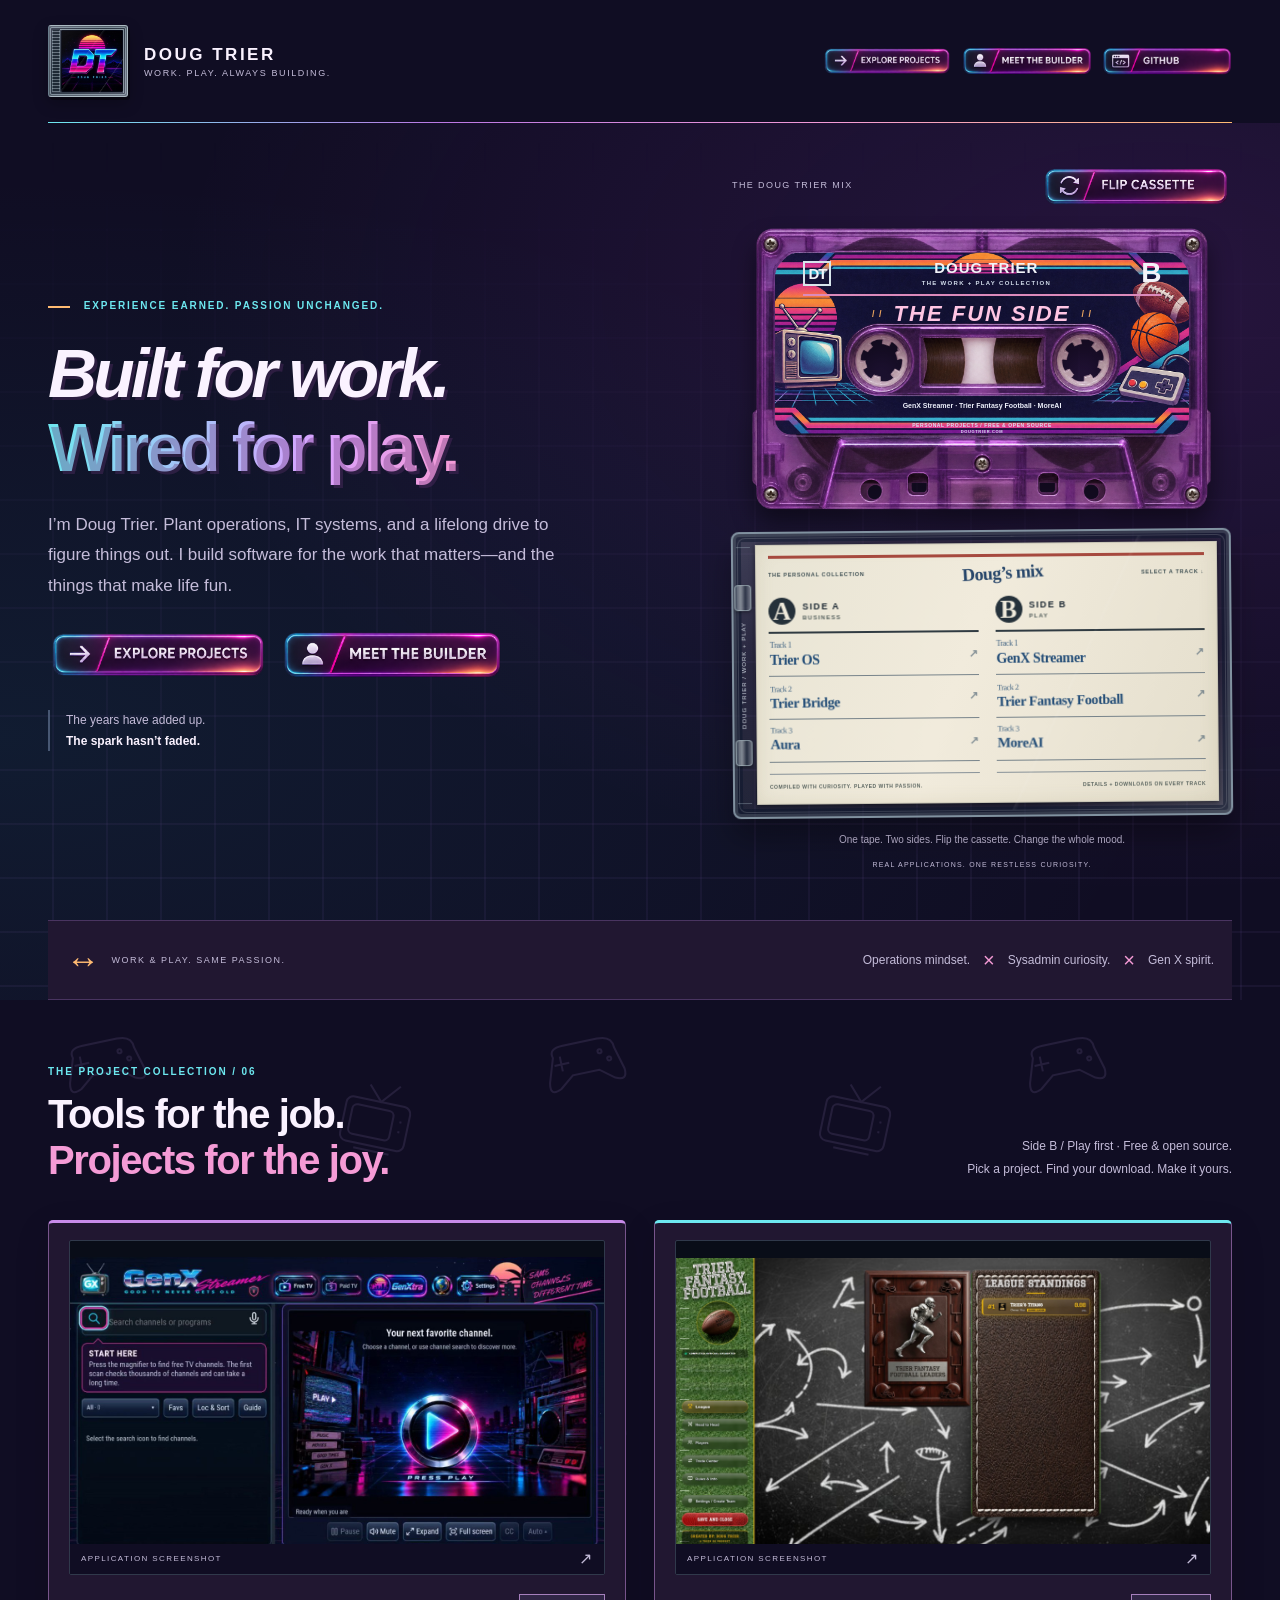
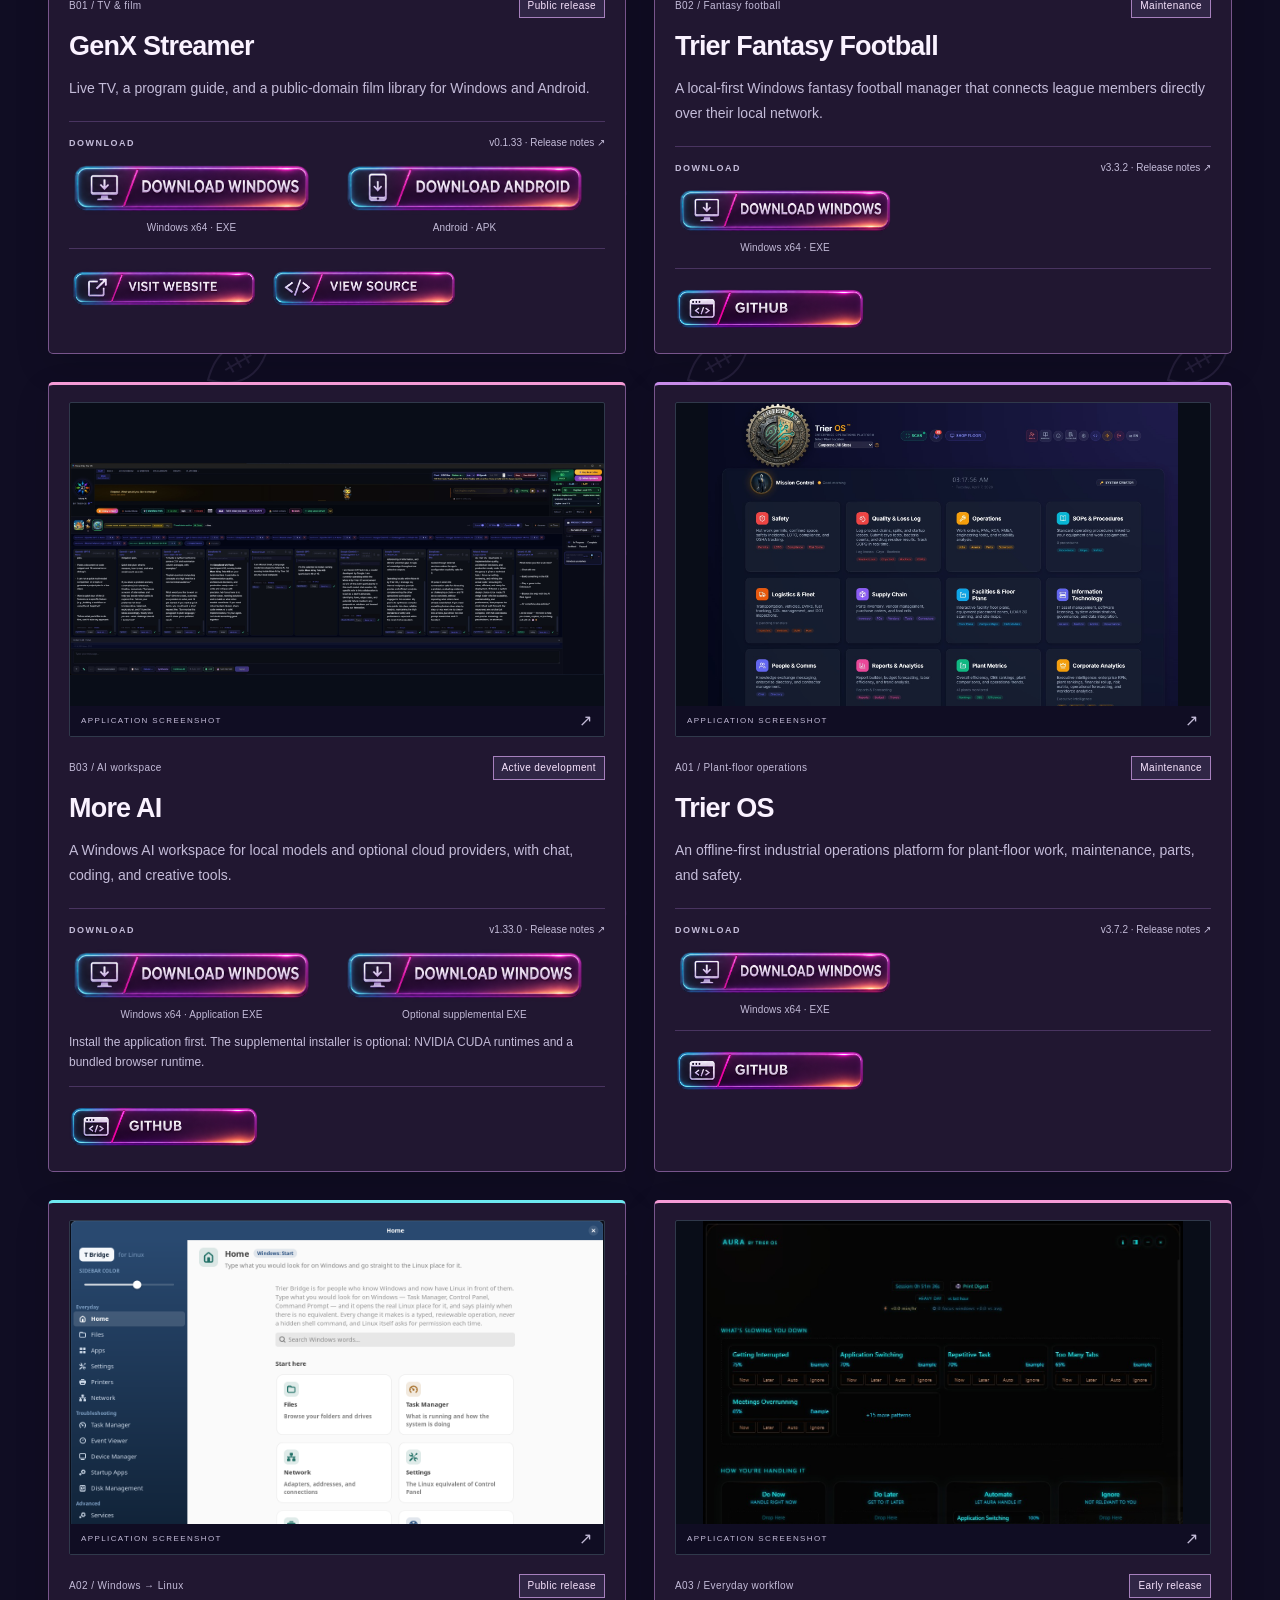
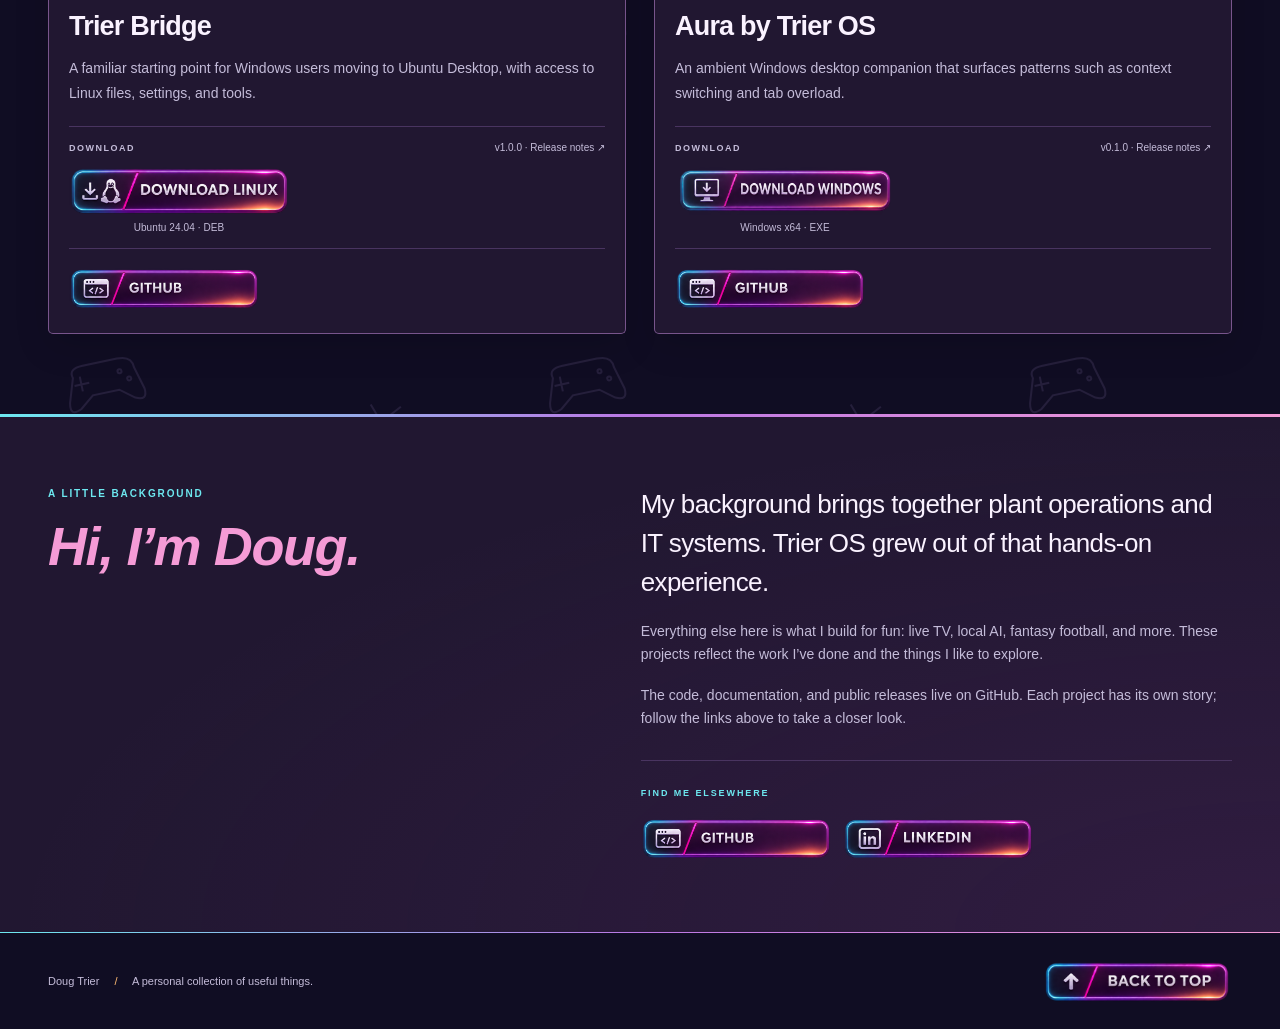
<file: index.html>
<!doctype html>
<html lang="en" data-theme="play"><head><meta charset="utf-8"><meta name="viewport" content="width=device-width, initial-scale=1">
<title>Doug Trier — Software &amp; Personal Projects</title><meta name="description" content="Personal software projects by Doug Trier: plant-floor operations, live TV, local AI, fantasy football, and more.">
<meta name="google-site-verification" content="E2OG3sdV-sFson-IKj_iQQHYilRduhGEPp5UcATe0Y4">
<meta name="msvalidate.01" content="53909E532ACBF7D1D2CB2A5D00899C19">
<meta name="color-scheme" content="dark"><meta name="theme-color" content="#0c101c">

<link rel="canonical" href="https://dougtrier.com/"><meta property="og:type" content="website"><meta property="og:title" content="Doug Trier — Software &amp; Personal Projects"><meta property="og:description" content="Personal software projects by Doug Trier: plant-floor operations, live TV, local AI, fantasy football, and more."><meta property="og:url" content="https://dougtrier.com/">
<meta property="og:image" content="https://dougtrier.com/assets/social-card.svg">
<link rel="icon" href="/assets/favicon.svg" type="image/svg+xml"><link rel="stylesheet" href="/assets/style.css?v=sprite-buttons-v3">
</head><body id="top"><a class="skip" href="#main">Skip to content</a>
<header class="wrap header"><a class="brand" href="/" aria-label="Doug Trier home"><span class="brand-mark jewel-case" aria-hidden="true"><img src="/assets/dt-profile-cover.png" alt="Doug Trier neon DT profile artwork" width="460" height="460"><span class="jewel-shine"></span></span><span>DOUG TRIER<span class="brand-sub">WORK. PLAY. ALWAYS BUILDING.</span></span></a><nav aria-label="Main"><a class="nav-button image-button" href="/#projects"><span class="button-art" aria-hidden="true"><svg class="button-face button-face-business" viewBox="30 45 736 160" xmlns="http://www.w3.org/2000/svg" focusable="false"><image href="/assets/button-sprites-v1.png" width="1536" height="1024"/></svg><svg class="button-face button-face-play" viewBox="770 45 736 160" xmlns="http://www.w3.org/2000/svg" focusable="false"><image href="/assets/button-sprites-v1.png" width="1536" height="1024"/></svg></span><span class="sr-only">The projects</span></a><a class="nav-button image-button" href="/#about"><span class="button-art" aria-hidden="true"><svg class="button-face button-face-business" viewBox="28 103 736 160" xmlns="http://www.w3.org/2000/svg" focusable="false"><image href="/assets/button-sprites-extra-v1.png" width="1536" height="1024"/></svg><svg class="button-face button-face-play" viewBox="772 103 736 160" xmlns="http://www.w3.org/2000/svg" focusable="false"><image href="/assets/button-sprites-extra-v1.png" width="1536" height="1024"/></svg></span><span class="sr-only">The person</span></a><a class="nav-button image-button" href="https://github.com/DougTrier"><span class="button-art" aria-hidden="true"><svg class="button-face button-face-business" viewBox="28 325 736 160" xmlns="http://www.w3.org/2000/svg" focusable="false"><image href="/assets/button-sprites-extra-v1.png" width="1536" height="1024"/></svg><svg class="button-face button-face-play" viewBox="772 325 736 160" xmlns="http://www.w3.org/2000/svg" focusable="false"><image href="/assets/button-sprites-extra-v1.png" width="1536" height="1024"/></svg></span><span class="sr-only">GitHub</span></a></nav></header>
<main id="main" tabindex="-1"><div class="hero-stage"><section class="wrap hero" aria-labelledby="intro-title"><div class="hero-copy"><p class="eyebrow"><span class="small-line" aria-hidden="true"></span> EXPERIENCE EARNED. PASSION UNCHANGED.</p><h1 id="intro-title">Built for work.<br><em>Wired for play.</em></h1><p class="intro">I’m Doug Trier. Plant operations, IT systems, and a lifelong drive to figure things out. I build software for the work that matters—and the things that make life fun.</p><div class="hero-actions"><a class="button image-button" href="#projects"><span class="button-art" aria-hidden="true"><svg class="button-face button-face-business" viewBox="30 45 736 160" xmlns="http://www.w3.org/2000/svg" focusable="false"><image href="/assets/button-sprites-v1.png" width="1536" height="1024"/></svg><svg class="button-face button-face-play" viewBox="770 45 736 160" xmlns="http://www.w3.org/2000/svg" focusable="false"><image href="/assets/button-sprites-v1.png" width="1536" height="1024"/></svg></span><span class="sr-only">Explore the projects</span></a><a class="meet-link image-button" href="#about"><span class="button-art" aria-hidden="true"><svg class="button-face button-face-business" viewBox="28 103 736 160" xmlns="http://www.w3.org/2000/svg" focusable="false"><image href="/assets/button-sprites-extra-v1.png" width="1536" height="1024"/></svg><svg class="button-face button-face-play" viewBox="772 103 736 160" xmlns="http://www.w3.org/2000/svg" focusable="false"><image href="/assets/button-sprites-extra-v1.png" width="1536" height="1024"/></svg></span><span class="sr-only">Meet the builder</span></a></div><p class="hero-signoff">The years have added up.<br><strong>The spark hasn’t faded.</strong></p></div>
<div class="hero-mix" aria-label="Two sides of what I build"><div class="mix-heading"><span>THE DOUG TRIER MIX</span></div><button type="button" class="flip-tape is-flipped" id="cassette-flip" aria-pressed="true" aria-label="Showing Side B, Play. Flip to Side A, Business." aria-describedby="cassette-help" disabled><span class="tape-turntable"><span class="tape-rotor"><span class="tape-face tape-a" aria-hidden="true"><img src="/assets/cassette-purple-a-v1.png" alt="Transparent retro-purple cassette with business label artwork" width="1536" height="1024"><span class="tape-print"><span class="tape-print-masthead"><span class="tape-dt">DT</span><span>DOUG TRIER<span class="tape-edition">THE WORK + PLAY COLLECTION</span></span><span class="tape-side-id">A</span></span><span class="tape-print-title">BUSINESS</span></span><span class="tape-track-names">Trier OS · Trier Bridge · Aura</span><span class="tape-print-bottom">PERSONAL PROJECTS / FREE &amp; OPEN SOURCE<span>DOUGTRIER.COM</span></span></span><span class="tape-face tape-b" aria-hidden="false"><img src="/assets/cassette-purple-b-v1.png" alt="Transparent retro-purple cassette with sports, games, and TV label artwork" width="1536" height="1024"><span class="tape-print"><span class="tape-print-masthead"><span class="tape-dt">DT</span><span>DOUG TRIER<span class="tape-edition">THE WORK + PLAY COLLECTION</span></span><span class="tape-side-id">B</span></span><span class="tape-print-title">THE FUN SIDE</span></span><span class="tape-track-names">GenX Streamer · Trier Fantasy Football · MoreAI</span><span class="tape-print-bottom">PERSONAL PROJECTS / FREE &amp; OPEN SOURCE<span>DOUGTRIER.COM</span></span></span></span></span><span class="flip-cta image-button"><span class="button-art" aria-hidden="true"><svg class="button-face button-face-business" viewBox="30 827 736 160" xmlns="http://www.w3.org/2000/svg" focusable="false"><image href="/assets/button-sprites-v1.png" width="1536" height="1024"/></svg><svg class="button-face button-face-play" viewBox="770 827 736 160" xmlns="http://www.w3.org/2000/svg" focusable="false"><image href="/assets/button-sprites-v1.png" width="1536" height="1024"/></svg></span><span class="sr-only" data-flip-label>Flip to Side A — Business</span></span></button><p class="sr-only" id="cassette-status" aria-live="polite">Side B — Play</p><noscript><p class="tape-help">Both sides’ projects and downloads are listed on the case below.</p></noscript><div class="tape-case-below"><h2 class="sr-only">The cassette track list</h2><nav class="cassette-case" aria-label="Cassette track list"><div class="case-spine" aria-hidden="true">DOUG TRIER / WORK + PLAY</div><div class="case-insert"><div class="insert-title"><span>THE PERSONAL COLLECTION</span><span class="insert-title-hand">Doug’s mix</span><span>SELECT A TRACK ↓</span></div><div class="insert-sides"><section class="insert-side insert-side-a" aria-labelledby="insert-A"><div class="insert-side-heading"><span class="insert-side-letter" aria-hidden="true">A</span><h3 id="insert-A">SIDE A<span>BUSINESS</span></h3><span class="insert-side-note">the business mix</span></div><ol class="handwritten-tracks"><li><a href="#project-trier-os" aria-label="Side A, track 1: Trier OS — details and downloads"><span class="track-number">Track 1</span><span class="track-dash" aria-hidden="true">—</span><span class="track-name">Trier OS</span><span class="track-arrow" aria-hidden="true">↗</span></a></li><li><a href="#project-trier-bridge" aria-label="Side A, track 2: Trier Bridge — details and downloads"><span class="track-number">Track 2</span><span class="track-dash" aria-hidden="true">—</span><span class="track-name">Trier Bridge</span><span class="track-arrow" aria-hidden="true">↗</span></a></li><li><a href="#project-aura" aria-label="Side A, track 3: Aura by Trier OS — details and downloads"><span class="track-number">Track 3</span><span class="track-dash" aria-hidden="true">—</span><span class="track-name">Aura</span><span class="track-arrow" aria-hidden="true">↗</span></a></li></ol><div class="insert-blank-line" aria-hidden="true"></div></section><section class="insert-side insert-side-b" aria-labelledby="insert-B"><div class="insert-side-heading"><span class="insert-side-letter" aria-hidden="true">B</span><h3 id="insert-B">SIDE B<span>PLAY</span></h3><span class="insert-side-note">the play mix</span></div><ol class="handwritten-tracks"><li><a href="#project-genx-streamer" aria-label="Side B, track 1: GenX Streamer — details and downloads"><span class="track-number">Track 1</span><span class="track-dash" aria-hidden="true">—</span><span class="track-name">GenX Streamer</span><span class="track-arrow" aria-hidden="true">↗</span></a></li><li><a href="#project-trier-fantasy-football" aria-label="Side B, track 2: Trier Fantasy Football — details and downloads"><span class="track-number">Track 2</span><span class="track-dash" aria-hidden="true">—</span><span class="track-name">Trier Fantasy Football</span><span class="track-arrow" aria-hidden="true">↗</span></a></li><li><a href="#project-more-ai" aria-label="Side B, track 3: More AI — details and downloads"><span class="track-number">Track 3</span><span class="track-dash" aria-hidden="true">—</span><span class="track-name">MoreAI</span><span class="track-arrow" aria-hidden="true">↗</span></a></li></ol><div class="insert-blank-line" aria-hidden="true"></div></section></div><div class="insert-footer"><span>COMPILED WITH CURIOSITY. PLAYED WITH PASSION.</span><span>DETAILS + DOWNLOADS ON EVERY TRACK</span></div></div><span class="case-hinge hinge-top" aria-hidden="true"></span><span class="case-hinge hinge-bottom" aria-hidden="true"></span></nav></div><p class="tape-help" id="cassette-help">One tape. Two sides. Flip the cassette. Change the whole mood.</p><p class="mix-footer">REAL APPLICATIONS. ONE RESTLESS CURIOSITY.</p></div></section><div class="wrap experience-strip"><p><span class="strip-number" aria-hidden="true">↔</span><span>WORK &amp; PLAY. SAME PASSION.</span></p><p>Operations mindset.<span class="strip-cross" aria-hidden="true">×</span>Sysadmin curiosity.<span class="strip-cross" aria-hidden="true">×</span>Gen X spirit.</p></div></div>
<section class="wrap projects-section" id="projects" aria-labelledby="projects-title"><div class="section-heading"><div><p class="eyebrow">THE PROJECT COLLECTION / 06</p><h2 id="projects-title">Tools for the job.<br><span>Projects for the joy.</span></h2></div><p class="section-note"><span data-project-order>Side B / Play first</span> · Free &amp; open source.<br>Pick a project. Find your download. Make it yours.</p></div><div class="project-grid"><article class="project" id="project-genx-streamer" data-project="genx-streamer" data-mix-side="B" data-track-number="1">
<a class="project-image" href="https://dougtrier.github.io/GenX-Streamer/" aria-label="Explore GenX Streamer"><img src="/assets/genx-streamer.jpg" alt="GenX Streamer TV start screen with channel search and its neon player artwork" width="1280" height="800" fetchpriority="high"><span class="image-label">APPLICATION SCREENSHOT <span aria-hidden="true">↗</span></span></a>
<div class="project-meta"><span>B01 / TV &amp; film</span><span class="status">Public release</span></div>
<h3><a href="https://dougtrier.github.io/GenX-Streamer/">GenX Streamer</a></h3><p>Live TV, a program guide, and a public-domain film library for Windows and Android.</p><div class="downloads"><div class="download-heading"><span>DOWNLOAD</span><a href="https://github.com/DougTrier/GenX-Streamer/releases/tag/v0.1.33" aria-label="GenX Streamer v0.1.33 release notes">v0.1.33 · Release notes ↗</a></div><div class="download-actions"><a class="download-link image-button" href="https://dougtrier.github.io/GenX-Streamer/downloads/v0.1.33/GenX-Streamer-0.1.33-Windows-x64.exe" aria-label="Download GenX Streamer v0.1.33: Windows x64 · EXE"><span class="button-art" aria-hidden="true"><svg class="button-face button-face-business" viewBox="30 210 736 160" xmlns="http://www.w3.org/2000/svg" focusable="false"><image href="/assets/button-sprites-v1.png" width="1536" height="1024"/></svg><svg class="button-face button-face-play" viewBox="770 210 736 160" xmlns="http://www.w3.org/2000/svg" focusable="false"><image href="/assets/button-sprites-v1.png" width="1536" height="1024"/></svg></span><span class="download-detail">Windows x64 · EXE</span></a><a class="download-link image-button" href="https://dougtrier.github.io/GenX-Streamer/downloads/v0.1.33/GenX-Streamer-0.1.33-Android.apk" aria-label="Download GenX Streamer v0.1.33: Android · APK"><span class="button-art" aria-hidden="true"><svg class="button-face button-face-business" viewBox="30 367 736 160" xmlns="http://www.w3.org/2000/svg" focusable="false"><image href="/assets/button-sprites-v1.png" width="1536" height="1024"/></svg><svg class="button-face button-face-play" viewBox="770 367 736 160" xmlns="http://www.w3.org/2000/svg" focusable="false"><image href="/assets/button-sprites-v1.png" width="1536" height="1024"/></svg></span><span class="download-detail">Android · APK</span></a></div></div><div class="project-links"><a class="text-link image-button" href="https://dougtrier.github.io/GenX-Streamer/"><span class="button-art" aria-hidden="true"><svg class="button-face button-face-business" viewBox="30 520 736 160" xmlns="http://www.w3.org/2000/svg" focusable="false"><image href="/assets/button-sprites-v1.png" width="1536" height="1024"/></svg><svg class="button-face button-face-play" viewBox="770 520 736 160" xmlns="http://www.w3.org/2000/svg" focusable="false"><image href="/assets/button-sprites-v1.png" width="1536" height="1024"/></svg></span><span class="sr-only">Visit website</span></a><a class="source-link image-button" href="https://github.com/DougTrier/GenX-Streamer" aria-label="GenX Streamer source code"><span class="button-art" aria-hidden="true"><svg class="button-face button-face-business" viewBox="30 669 736 160" xmlns="http://www.w3.org/2000/svg" focusable="false"><image href="/assets/button-sprites-v1.png" width="1536" height="1024"/></svg><svg class="button-face button-face-play" viewBox="770 669 736 160" xmlns="http://www.w3.org/2000/svg" focusable="false"><image href="/assets/button-sprites-v1.png" width="1536" height="1024"/></svg></span><span class="sr-only">Source code</span></a></div></article><article class="project" id="project-trier-fantasy-football" data-project="trier-fantasy-football" data-mix-side="B" data-track-number="2">
<a class="project-image" href="https://github.com/DougTrier/Trier_Fantasy_Football" aria-label="Explore Trier Fantasy Football"><img src="/assets/trier-fantasy-football.jpg" alt="Trier Fantasy Football league standings with turf navigation, a trophy, and a leather standings panel" width="1280" height="800" loading="lazy"><span class="image-label">APPLICATION SCREENSHOT <span aria-hidden="true">↗</span></span></a>
<div class="project-meta"><span>B02 / Fantasy football</span><span class="status">Maintenance</span></div>
<h3><a href="https://github.com/DougTrier/Trier_Fantasy_Football">Trier Fantasy Football</a></h3><p>A local-first Windows fantasy football manager that connects league members directly over their local network.</p><div class="downloads"><div class="download-heading"><span>DOWNLOAD</span><a href="https://github.com/DougTrier/Trier_Fantasy_Football/releases/tag/v3.3.2" aria-label="Trier Fantasy Football v3.3.2 release notes">v3.3.2 · Release notes ↗</a></div><div class="download-actions"><a class="download-link image-button" href="https://github.com/DougTrier/Trier_Fantasy_Football/releases/download/v3.3.2/Trier.Fantasy.Football_3.3.2_x64-setup.exe" aria-label="Download Trier Fantasy Football v3.3.2: Windows x64 · EXE"><span class="button-art" aria-hidden="true"><svg class="button-face button-face-business" viewBox="30 210 736 160" xmlns="http://www.w3.org/2000/svg" focusable="false"><image href="/assets/button-sprites-v1.png" width="1536" height="1024"/></svg><svg class="button-face button-face-play" viewBox="770 210 736 160" xmlns="http://www.w3.org/2000/svg" focusable="false"><image href="/assets/button-sprites-v1.png" width="1536" height="1024"/></svg></span><span class="download-detail">Windows x64 · EXE</span></a></div></div><div class="project-links"><a class="text-link image-button" href="https://github.com/DougTrier/Trier_Fantasy_Football"><span class="button-art" aria-hidden="true"><svg class="button-face button-face-business" viewBox="28 325 736 160" xmlns="http://www.w3.org/2000/svg" focusable="false"><image href="/assets/button-sprites-extra-v1.png" width="1536" height="1024"/></svg><svg class="button-face button-face-play" viewBox="772 325 736 160" xmlns="http://www.w3.org/2000/svg" focusable="false"><image href="/assets/button-sprites-extra-v1.png" width="1536" height="1024"/></svg></span><span class="sr-only">Explore on GitHub</span></a></div></article><article class="project" id="project-more-ai" data-project="more-ai" data-mix-side="B" data-track-number="3">
<a class="project-image" href="https://github.com/DougTrier/MoreAI" aria-label="Explore More AI"><img src="/assets/more-ai.jpg" alt="More AI chat workspace displaying several model responses side by side" width="1280" height="800" loading="lazy"><span class="image-label">APPLICATION SCREENSHOT <span aria-hidden="true">↗</span></span></a>
<div class="project-meta"><span>B03 / AI workspace</span><span class="status">Active development</span></div>
<h3><a href="https://github.com/DougTrier/MoreAI">More AI</a></h3><p>A Windows AI workspace for local models and optional cloud providers, with chat, coding, and creative tools.</p><div class="downloads"><div class="download-heading"><span>DOWNLOAD</span><a href="https://github.com/DougTrier/MoreAI/releases/tag/v1.33.0" aria-label="More AI v1.33.0 release notes">v1.33.0 · Release notes ↗</a></div><div class="download-actions"><a class="download-link image-button" href="https://github.com/DougTrier/MoreAI/releases/download/v1.33.0/More.AI.Application_1.33.0_x64-setup.exe" aria-label="Download More AI v1.33.0: Windows x64 · Application EXE"><span class="button-art" aria-hidden="true"><svg class="button-face button-face-business" viewBox="30 210 736 160" xmlns="http://www.w3.org/2000/svg" focusable="false"><image href="/assets/button-sprites-v1.png" width="1536" height="1024"/></svg><svg class="button-face button-face-play" viewBox="770 210 736 160" xmlns="http://www.w3.org/2000/svg" focusable="false"><image href="/assets/button-sprites-v1.png" width="1536" height="1024"/></svg></span><span class="download-detail">Windows x64 · Application EXE</span></a><a class="download-link image-button" href="https://github.com/DougTrier/MoreAI/releases/download/v1.33.0/More.AI.Supplemental_1.33.0_x64-setup.exe" aria-label="Download More AI v1.33.0: Optional supplemental EXE"><span class="button-art" aria-hidden="true"><svg class="button-face button-face-business" viewBox="30 210 736 160" xmlns="http://www.w3.org/2000/svg" focusable="false"><image href="/assets/button-sprites-v1.png" width="1536" height="1024"/></svg><svg class="button-face button-face-play" viewBox="770 210 736 160" xmlns="http://www.w3.org/2000/svg" focusable="false"><image href="/assets/button-sprites-v1.png" width="1536" height="1024"/></svg></span><span class="download-detail">Optional supplemental EXE</span></a></div><p class="download-note">Install the application first. The supplemental installer is optional: NVIDIA CUDA runtimes and a bundled browser runtime.</p></div><div class="project-links"><a class="text-link image-button" href="https://github.com/DougTrier/MoreAI"><span class="button-art" aria-hidden="true"><svg class="button-face button-face-business" viewBox="28 325 736 160" xmlns="http://www.w3.org/2000/svg" focusable="false"><image href="/assets/button-sprites-extra-v1.png" width="1536" height="1024"/></svg><svg class="button-face button-face-play" viewBox="772 325 736 160" xmlns="http://www.w3.org/2000/svg" focusable="false"><image href="/assets/button-sprites-extra-v1.png" width="1536" height="1024"/></svg></span><span class="sr-only">Explore on GitHub</span></a></div></article><article class="project" id="project-trier-os" data-project="trier-os" data-mix-side="A" data-track-number="1">
<a class="project-image" href="https://github.com/DougTrier/trier-os" aria-label="Explore Trier OS"><img src="/assets/trier-os.jpg" alt="Trier OS Mission Control dashboard showing operations, safety, and maintenance panels" width="1280" height="800" loading="lazy"><span class="image-label">APPLICATION SCREENSHOT <span aria-hidden="true">↗</span></span></a>
<div class="project-meta"><span>A01 / Plant-floor operations</span><span class="status">Maintenance</span></div>
<h3><a href="https://github.com/DougTrier/trier-os">Trier OS</a></h3><p>An offline-first industrial operations platform for plant-floor work, maintenance, parts, and safety.</p><div class="downloads"><div class="download-heading"><span>DOWNLOAD</span><a href="https://github.com/DougTrier/trier-os/releases/tag/v3.7.2" aria-label="Trier OS v3.7.2 release notes">v3.7.2 · Release notes ↗</a></div><div class="download-actions"><a class="download-link image-button" href="https://github.com/DougTrier/trier-os/releases/download/v3.7.2/TrierOS-Setup-3.7.2.exe" aria-label="Download Trier OS v3.7.2: Windows x64 · EXE"><span class="button-art" aria-hidden="true"><svg class="button-face button-face-business" viewBox="30 210 736 160" xmlns="http://www.w3.org/2000/svg" focusable="false"><image href="/assets/button-sprites-v1.png" width="1536" height="1024"/></svg><svg class="button-face button-face-play" viewBox="770 210 736 160" xmlns="http://www.w3.org/2000/svg" focusable="false"><image href="/assets/button-sprites-v1.png" width="1536" height="1024"/></svg></span><span class="download-detail">Windows x64 · EXE</span></a></div></div><div class="project-links"><a class="text-link image-button" href="https://github.com/DougTrier/trier-os"><span class="button-art" aria-hidden="true"><svg class="button-face button-face-business" viewBox="28 325 736 160" xmlns="http://www.w3.org/2000/svg" focusable="false"><image href="/assets/button-sprites-extra-v1.png" width="1536" height="1024"/></svg><svg class="button-face button-face-play" viewBox="772 325 736 160" xmlns="http://www.w3.org/2000/svg" focusable="false"><image href="/assets/button-sprites-extra-v1.png" width="1536" height="1024"/></svg></span><span class="sr-only">Explore on GitHub</span></a></div></article><article class="project" id="project-trier-bridge" data-project="trier-bridge" data-mix-side="A" data-track-number="2">
<a class="project-image" href="https://github.com/DougTrier/trier-bridge" aria-label="Explore Trier Bridge"><img src="/assets/trier-bridge.png" alt="Trier Bridge home screen with a blue navigation sidebar and panels for files, Task Manager, network, and settings" width="1280" height="800" loading="lazy"><span class="image-label">APPLICATION SCREENSHOT <span aria-hidden="true">↗</span></span></a>
<div class="project-meta"><span>A02 / Windows → Linux</span><span class="status">Public release</span></div>
<h3><a href="https://github.com/DougTrier/trier-bridge">Trier Bridge</a></h3><p>A familiar starting point for Windows users moving to Ubuntu Desktop, with access to Linux files, settings, and tools.</p><div class="downloads"><div class="download-heading"><span>DOWNLOAD</span><a href="https://github.com/DougTrier/trier-bridge/releases/tag/v1.0.0" aria-label="Trier Bridge v1.0.0 release notes">v1.0.0 · Release notes ↗</a></div><div class="download-actions"><a class="download-link image-button" href="https://github.com/DougTrier/trier-bridge/releases/download/v1.0.0/trier-bridge_1.0.0_all.deb" aria-label="Download Trier Bridge v1.0.0: Ubuntu 24.04 · DEB"><span class="button-art" aria-hidden="true"><svg class="button-face button-face-business" viewBox="28 773 736 160" xmlns="http://www.w3.org/2000/svg" focusable="false"><image href="/assets/button-sprites-extra-v1.png" width="1536" height="1024"/></svg><svg class="button-face button-face-play" viewBox="772 773 736 160" xmlns="http://www.w3.org/2000/svg" focusable="false"><image href="/assets/button-sprites-extra-v1.png" width="1536" height="1024"/></svg></span><span class="download-detail">Ubuntu 24.04 · DEB</span></a></div></div><div class="project-links"><a class="text-link image-button" href="https://github.com/DougTrier/trier-bridge"><span class="button-art" aria-hidden="true"><svg class="button-face button-face-business" viewBox="28 325 736 160" xmlns="http://www.w3.org/2000/svg" focusable="false"><image href="/assets/button-sprites-extra-v1.png" width="1536" height="1024"/></svg><svg class="button-face button-face-play" viewBox="772 325 736 160" xmlns="http://www.w3.org/2000/svg" focusable="false"><image href="/assets/button-sprites-extra-v1.png" width="1536" height="1024"/></svg></span><span class="sr-only">Explore on GitHub</span></a></div></article><article class="project" id="project-aura" data-project="aura" data-mix-side="A" data-track-number="3">
<a class="project-image" href="https://github.com/DougTrier/Aura-by-Trier-OS" aria-label="Explore Aura by Trier OS"><img src="/assets/aura.jpg" alt="Aura ambient dashboard with cyan slowdown cards on a dark background; example cards are labeled in the app" width="1280" height="800" loading="lazy"><span class="image-label">APPLICATION SCREENSHOT <span aria-hidden="true">↗</span></span></a>
<div class="project-meta"><span>A03 / Everyday workflow</span><span class="status">Early release</span></div>
<h3><a href="https://github.com/DougTrier/Aura-by-Trier-OS">Aura by Trier OS</a></h3><p>An ambient Windows desktop companion that surfaces patterns such as context switching and tab overload.</p><div class="downloads"><div class="download-heading"><span>DOWNLOAD</span><a href="https://github.com/DougTrier/Aura-by-Trier-OS/releases/tag/v0.1.0" aria-label="Aura by Trier OS v0.1.0 release notes">v0.1.0 · Release notes ↗</a></div><div class="download-actions"><a class="download-link image-button" href="https://github.com/DougTrier/Aura-by-Trier-OS/releases/download/v0.1.0/Aura_0.1.0_x64-setup.exe" aria-label="Download Aura by Trier OS v0.1.0: Windows x64 · EXE"><span class="button-art" aria-hidden="true"><svg class="button-face button-face-business" viewBox="30 210 736 160" xmlns="http://www.w3.org/2000/svg" focusable="false"><image href="/assets/button-sprites-v1.png" width="1536" height="1024"/></svg><svg class="button-face button-face-play" viewBox="770 210 736 160" xmlns="http://www.w3.org/2000/svg" focusable="false"><image href="/assets/button-sprites-v1.png" width="1536" height="1024"/></svg></span><span class="download-detail">Windows x64 · EXE</span></a></div></div><div class="project-links"><a class="text-link image-button" href="https://github.com/DougTrier/Aura-by-Trier-OS"><span class="button-art" aria-hidden="true"><svg class="button-face button-face-business" viewBox="28 325 736 160" xmlns="http://www.w3.org/2000/svg" focusable="false"><image href="/assets/button-sprites-extra-v1.png" width="1536" height="1024"/></svg><svg class="button-face button-face-play" viewBox="772 325 736 160" xmlns="http://www.w3.org/2000/svg" focusable="false"><image href="/assets/button-sprites-extra-v1.png" width="1536" height="1024"/></svg></span><span class="sr-only">Explore on GitHub</span></a></div></article></div></section>
<section class="about-section" id="about" aria-labelledby="about-title"><div class="wrap about-grid"><div><p class="eyebrow">A LITTLE BACKGROUND</p><h2 id="about-title">Hi, I’m Doug.</h2></div><div class="about-copy"><p class="about-lead">My background brings together plant operations and IT systems. Trier OS grew out of that hands-on experience.</p><p>Everything else here is what I build for fun: live TV, local AI, fantasy football, and more. These projects reflect the work I’ve done and the things I like to explore.</p><p>The code, documentation, and public releases live on GitHub. Each project has its own story; follow the links above to take a closer look.</p><div class="elsewhere"><span class="eyebrow">FIND ME ELSEWHERE</span><a class="social-button image-button" href="https://github.com/DougTrier"><span class="button-art" aria-hidden="true"><svg class="button-face button-face-business" viewBox="28 325 736 160" xmlns="http://www.w3.org/2000/svg" focusable="false"><image href="/assets/button-sprites-extra-v1.png" width="1536" height="1024"/></svg><svg class="button-face button-face-play" viewBox="772 325 736 160" xmlns="http://www.w3.org/2000/svg" focusable="false"><image href="/assets/button-sprites-extra-v1.png" width="1536" height="1024"/></svg></span><span class="sr-only">GitHub</span></a><a class="social-button image-button" href="https://www.linkedin.com/in/doug-trier-547859400"><span class="button-art" aria-hidden="true"><svg class="button-face button-face-business" viewBox="28 549 736 160" xmlns="http://www.w3.org/2000/svg" focusable="false"><image href="/assets/button-sprites-extra-v1.png" width="1536" height="1024"/></svg><svg class="button-face button-face-play" viewBox="772 549 736 160" xmlns="http://www.w3.org/2000/svg" focusable="false"><image href="/assets/button-sprites-extra-v1.png" width="1536" height="1024"/></svg></span><span class="sr-only">LinkedIn</span></a></div></div></div></section></main>
<script src="/assets/cassette.js" defer></script>
<footer class="wrap footer"><span>Doug Trier <span class="footer-dot" aria-hidden="true">/</span> A personal collection of useful things.</span><a class="back-top image-button" href="/#top"><span class="button-art" aria-hidden="true"><svg class="button-face button-face-business" viewBox="43 255 1040 230" xmlns="http://www.w3.org/2000/svg" focusable="false"><image href="/assets/button-back-top-v1.png" width="2172" height="724"/></svg><svg class="button-face button-face-play" viewBox="1090 255 1040 230" xmlns="http://www.w3.org/2000/svg" focusable="false"><image href="/assets/button-back-top-v1.png" width="2172" height="724"/></svg></span><span class="sr-only">Back to top</span></a></footer></body></html>
</file>
<file: assets/style.css>
@charset "UTF-8";
:root{color-scheme:dark;--paper:#0c101c;--ink:#f0f3fa;--muted:#aeb9cc;--rule:#2b3449;--accent:#76e2d5;--amber:#ffbd69;--wash:#141c2b;--sans:'Segoe UI',Arial,sans-serif;--display:'Arial Narrow','Segoe UI',Arial,sans-serif}
*{box-sizing:border-box}html{scroll-behavior:smooth;scroll-padding-top:28px}body{margin:0;background:var(--paper);color:var(--ink);font:17px/1.65 var(--sans);-webkit-font-smoothing:antialiased}a{color:inherit;text-underline-offset:5px}a:hover{color:var(--accent)}a:focus-visible{outline:3px solid var(--amber);outline-offset:6px;border-radius:2px}img{max-width:100%;display:block}::selection{background:#6551ad;color:#fff}.wrap{width:min(1220px,calc(100% - 96px));margin-inline:auto}.header{display:flex;align-items:center;justify-content:space-between;padding-block:25px;border-bottom:1px solid var(--rule);gap:24px}.brand{display:flex;align-items:center;gap:16px;text-decoration:none;font-size:17px;font-weight:750;letter-spacing:2.5px;line-height:1.5}.brand-mark{display:flex;align-items:center;justify-content:center;width:57px;height:53px;border:1px solid #69758c;border-left:3px solid var(--accent);font:900 italic 27px/1 var(--display);letter-spacing:-3px;background:linear-gradient(135deg,#1b3340,#201b34);box-shadow:3px 3px 0 #151c2a}.brand-mark span{color:var(--amber);margin-right:3px}.brand-sub{display:block;font-size:9px;font-weight:500;letter-spacing:1.6px;color:var(--muted)}.header nav{display:flex;gap:32px;font-size:13px}.header nav a{text-decoration:none;padding-block:10px}.skip{position:absolute;top:-100px;left:20px;z-index:20;background:var(--amber);color:var(--paper);padding:12px 20px}.skip:focus{top:12px}
.hero-stage{position:relative;isolation:isolate;background:radial-gradient(ellipse at 95% 25%,#703aa026,transparent 50%),radial-gradient(ellipse at 0 10%,#077a7a1a,transparent 55%)}.hero-stage:before{content:"";position:absolute;z-index:-1;inset:0;pointer-events:none;background:linear-gradient(90deg,transparent 49.7%,#7f97c008 50%,transparent 50.3%),linear-gradient(transparent 49.7%,#7f97c008 50%,transparent 50.3%);background-size:64px 64px;mask-image:linear-gradient(#000,transparent)}.hero{display:grid;grid-template-columns:1.2fr 1fr;gap:65px;align-items:center;padding-block:69px 60px;min-height:655px}.eyebrow{font-size:10px;font-weight:650;letter-spacing:1.9px;line-height:1.7;margin:0 0 23px;color:var(--accent)}.small-line{display:inline-block;width:22px;height:2px;background:var(--amber);vertical-align:middle;margin-right:9px}h1,h2,h3,p{margin-top:0}h1{font:800 clamp(52px,5.3vw,76px)/1.08 var(--display);letter-spacing:-3.8px;margin-bottom:26px}h1 em{font-weight:800;font-style:normal;color:var(--accent);background:linear-gradient(100deg,#76e2d5 15%,#a4b5ff 80%);-webkit-background-clip:text;background-clip:text;-webkit-text-fill-color:transparent}.intro{font-size:17px;color:var(--muted);line-height:1.8;max-width:510px;margin-bottom:29px}.hero-actions{display:flex;align-items:center;gap:27px;flex-wrap:wrap}.button{display:inline-flex;gap:29px;align-items:center;background:var(--amber);color:#131823;padding:14px 21px;text-decoration:none;font-size:13px;font-weight:750;border:1px solid var(--amber);box-shadow:0 6px 25px #ffbd6910}.button:hover{background:#ffcf90;color:#10141e}.button span{font-size:20px}.meet-link{font-size:12px;text-decoration:none;border-bottom:1px solid #56627b;padding-bottom:4px}.meet-link span{color:var(--accent);margin-left:8px}.hero-signoff{margin:32px 0 0;padding-left:16px;border-left:2px solid #475773;font-size:12px;line-height:1.7;color:var(--muted)}.hero-signoff strong{color:var(--ink);font-weight:600}
.hero-mix{position:relative;padding:0 10px 0 3px;max-width:480px;width:100%;margin-left:auto}.mix-heading{display:flex;align-items:center;justify-content:space-between;font-size:10px;letter-spacing:2px;color:#c3cbdd;padding:0 7px 20px}.mix-lines{display:flex;gap:4px;transform:skew(-20deg)}.mix-lines i{height:13px;width:8px;background:var(--amber)}.mix-lines i:nth-child(2){background:#e484a4}.mix-lines i:nth-child(3){background:#ad8ee9}.mix-lines i:nth-child(4){background:var(--accent)}/* One professionally printed tape, with two physical faces and a native flip button. */
.flip-tape{display:block;width:100%;padding:0;border:0;background:transparent;color:var(--ink);font:inherit;text-align:left;cursor:pointer;touch-action:manipulation}.flip-tape:focus-visible{outline:3px solid var(--amber);outline-offset:8px;border-radius:7px}.flip-tape:disabled{cursor:default}.tape-turntable{display:block;width:100%;aspect-ratio:1.53;perspective:1400px}.tape-rotor{position:relative;display:block;width:100%;height:100%;transform-style:preserve-3d;transition:transform .7s cubic-bezier(.4,.05,.2,1)}.is-flipped .tape-rotor{transform:rotateY(180deg)}.tape-face{position:absolute;display:block;inset:0;backface-visibility:hidden;-webkit-backface-visibility:hidden;transform:rotateY(0deg)}.tape-b{transform:rotateY(180deg)}.tape-face>img{display:block;width:100%;height:100%;object-fit:contain;filter:drop-shadow(0 14px 12px #0007)}.tape-b>img{transform:scaleX(-1)}.tape-print{position:absolute;display:block;top:14%;left:12%;width:76%;color:#202024;text-align:center;line-height:1.1}.tape-print-masthead{display:flex;align-items:center;justify-content:space-between;gap:8px;font:800 15px/1.1 'Arial Narrow',Arial,sans-serif;letter-spacing:1px;border-bottom:1px solid #373530;padding-bottom:5px}.tape-dt{display:block;font:850 15px/1 var(--sans);letter-spacing:-1px;border:2px solid #25272a;padding:3px}.tape-edition{display:block;font-size:6px;letter-spacing:1.3px;margin-top:3px}.tape-side-id{font-size:28px;letter-spacing:-1px}.tape-print-title{display:block;font:850 22px/1.15 'Arial Narrow',Arial,sans-serif;letter-spacing:2.3px;margin-top:5px}.tape-track-names{display:block;font:650 7px/1.5 var(--sans);letter-spacing:0;margin-top:3px}.tape-print-bottom{position:absolute;display:block;top:63%;left:17%;width:66%;text-align:center;color:#282827;font:750 6px/1.6 var(--sans);letter-spacing:.6px}.tape-print-bottom>span{display:block;font-size:5px}.flip-cta{display:flex;justify-content:center;align-items:center;gap:14px;margin:18px auto 0;padding:12px 20px;width:max-content;max-width:100%;border:1px solid #56736f;background:#172d32;color:#b3f5e4;font:650 12px/1.5 var(--sans);border-radius:3px}.flip-tape:hover .flip-cta{background:#234249}.flip-cta>span:first-child{font-size:21px;line-height:1}.tape-help{font-size:10px;color:var(--muted);text-align:center;margin:14px 0 0;line-height:1.8}.sr-only{position:absolute;width:1px;height:1px;padding:0;margin:-1px;overflow:hidden;clip:rect(0,0,0,0);white-space:nowrap;border:0}
.mix-footer{font-size:8px;letter-spacing:1.6px;text-align:right;margin:25px 0 0;color:#aeb9cc}.experience-strip{display:flex;align-items:center;justify-content:space-between;gap:30px;padding-block:22px;border-block:1px solid var(--rule)}.experience-strip p{margin:0;display:flex;align-items:center;gap:13px;font-size:12px;color:#c5cde0}.experience-strip p:first-child{font-size:9px;letter-spacing:1.5px}.strip-number{font-size:34px;line-height:1;font-weight:750;color:var(--amber);letter-spacing:-1.5px}.strip-cross{color:#8f7bbe;font-size:20px;font-weight:300}
.projects-section{padding-block:63px 80px}.section-heading{display:flex;align-items:flex-end;justify-content:space-between;gap:30px;margin-bottom:36px}.section-heading .eyebrow{margin-bottom:12px}h2{font:700 40px/1.14 var(--display);letter-spacing:-1.4px;margin-bottom:0}.section-heading h2 span{color:#abb9d6}.section-note{font-size:12px;line-height:1.9;color:var(--muted);margin-bottom:3px;text-align:right}.project-grid{display:grid;grid-template-columns:1fr 1fr;gap:28px}.project{min-width:0;background:linear-gradient(145deg,#172132,#111827);border:1px solid #303c53;padding:17px 20px 22px;border-radius:5px}.project:nth-child(3n+1){border-top-color:#9986bd}.project:nth-child(3n+2){border-top-color:#a68b5d}.project:nth-child(3n){border-top-color:#4c8e94}.project-image{position:relative;display:block;overflow:hidden;background:#090d18;border:1px solid #30394b;aspect-ratio:16/10;border-radius:2px}.project-image img{width:100%;height:100%;object-fit:contain;transition:transform .3s}.project-image:hover img{transform:scale(1.025)}.image-label{position:absolute;bottom:0;left:0;right:0;display:flex;justify-content:space-between;align-items:center;background:#101827f0;color:#c2cde0;padding:7px 11px;font-size:8px;letter-spacing:1.4px}.image-label span{font-size:16px;line-height:1}.project-meta{display:flex;justify-content:space-between;align-items:center;gap:12px;font-size:10px;color:var(--muted);margin-top:19px;letter-spacing:.4px}.status{border:1px solid #3f5668;padding:3px 8px;font-size:10px;white-space:nowrap;color:#a1d8cb;background:#1c3037}.project h3{font:650 27px/1.25 var(--sans);letter-spacing:-.8px;margin:12px 0}.project h3 a{text-decoration:none}.project>p{font-size:14px;line-height:1.8;color:var(--muted);margin-bottom:17px}.project-links{display:flex;align-items:center;gap:25px;flex-wrap:wrap;font-size:12px}.text-link{font-weight:650;text-decoration:none;border-bottom:1px solid #597488;padding-bottom:4px;color:var(--accent)}.text-link span{margin-left:10px}.source-link{font-size:11px;text-decoration:none;color:var(--muted)}.downloads{border-block:1px solid var(--rule);padding-block:13px;margin:20px 0 18px}.download-heading{display:flex;align-items:center;justify-content:space-between;gap:12px;font-size:10px;margin-bottom:10px;color:var(--muted)}.download-heading>span{font-size:9px;letter-spacing:1.5px;font-weight:650}.download-heading a{text-decoration:none}.download-actions{display:flex;gap:9px;flex-wrap:wrap}.download-link{display:inline-flex;align-items:center;gap:8px;font-size:12px;line-height:1.5;padding:10px 13px;background:#283f4b;border:1px solid #4b7980;color:#c5fff2;text-decoration:none;border-radius:2px}.download-link:hover{background:#365764;color:#fff}.download-note{font-size:12px;line-height:1.7;color:var(--muted);margin:10px 0 0}
.about-section{background:radial-gradient(ellipse at 0 100%,#26325555,transparent 65%),#131a29;border-block:1px solid var(--rule);padding-block:68px 72px}.about-grid{display:grid;grid-template-columns:1fr 1.2fr;gap:100px}.about-grid .eyebrow{margin-bottom:14px}.about-grid h2{font-size:54px}.about-copy{font-size:14px;color:var(--muted)}.about-copy p{margin-bottom:18px}.about-copy .about-lead{font:500 26px/1.5 var(--sans);letter-spacing:-.6px;color:var(--ink)}.elsewhere{display:flex;align-items:center;gap:25px;flex-wrap:wrap;border-top:1px solid var(--rule);padding-top:25px;margin-top:30px;font-size:13px}.elsewhere .eyebrow{margin:0;font-size:9px}.elsewhere a{text-decoration:none;border-bottom:1px solid #60778c}.footer{display:flex;justify-content:space-between;gap:25px;padding-block:26px;font-size:11px;color:var(--muted)}.footer a{text-decoration:none}.footer-dot{padding-inline:12px;color:var(--amber)}.missing{padding-block:100px 140px;min-height:70vh}.missing h1{font-size:76px;margin-top:25px}.missing-note{font-size:14px;margin-top:30px}
@media(max-width:1050px){.wrap{width:calc(100% - 56px)}.hero{gap:30px;grid-template-columns:1.15fr 1fr;min-height:620px}h1{font-size:60px;letter-spacing:-3px}.intro{font-size:15px}.experience-strip p{font-size:11px}.about-grid{gap:45px}.project-grid{gap:22px}}
@media(max-width:760px){.hero{grid-template-columns:1fr;gap:45px;padding-block:50px 40px;min-height:0}.hero-copy{max-width:600px}h1{font-size:clamp(43px,8.3vw,62px);letter-spacing:-2.4px}.hero-mix{max-width:590px;margin-inline:auto;display:grid;grid-template-columns:1fr 1fr;gap:0 15px;padding:0 8px}.mix-heading,.mix-footer{grid-column:1/-1}.side-trier-os,.mix-footer{margin-top:22px}.experience-strip{align-items:flex-start}.experience-strip p:last-child{flex-wrap:wrap;justify-content:flex-end;max-width:330px;gap:5px 10px}.experience-strip p:first-child{max-width:180px}.section-note{max-width:230px}.project{padding:12px 15px 19px}.project-grid{gap:20px}.project-meta{align-items:flex-start;flex-direction:column;gap:8px}.project h3{font-size:25px}.section-heading h2{font-size:34px}}
@media(max-width:550px){.wrap{width:calc(100% - 36px)}.header{padding-block:19px;gap:10px}.brand{gap:10px;font-size:13px;letter-spacing:1.6px}.brand-mark{width:43px;height:43px;font-size:23px}.brand-sub{font-size:7px;letter-spacing:.8px}.header nav{gap:15px;font-size:11px}.header nav a:last-child{display:none}.hero .eyebrow{font-size:8px;letter-spacing:1.15px}.small-line{width:15px;margin-right:6px}h1{font-size:clamp(38px,9.8vw,53px);letter-spacing:-2px;line-height:1.13}.intro{font-size:15px;line-height:1.8}.hero-actions{gap:22px}.button{padding:13px 16px;font-size:12px;gap:22px}.meet-link{font-size:11px}.hero-signoff{margin-top:25px}.hero-mix{gap:0 8px;padding:0 3px}.mix-heading{font-size:8px;letter-spacing:1.6px;padding:0 2px 17px}.mix-footer{font-size:7px;letter-spacing:1px}.experience-strip{gap:15px;padding-block:19px}.experience-strip p:first-child{font-size:8px;letter-spacing:1px;gap:9px;max-width:155px}.strip-number{font-size:31px}.experience-strip p:last-child{font-size:10px;max-width:170px;gap:2px 7px}.strip-cross{font-size:14px}.projects-section{padding-block:42px 50px}.section-heading{display:block;margin-bottom:25px}.section-heading h2{font-size:33px}.section-heading .eyebrow{font-size:9px}.section-note{text-align:left;margin-top:17px;max-width:none;font-size:11px}.project-grid{grid-template-columns:1fr;gap:22px}.project{padding:13px 16px 20px}.project-meta{flex-direction:row;align-items:center;font-size:9px}.status{font-size:9px}.project h3{font-size:27px}.project>p{font-size:14px}.about-section{padding-block:43px}.about-grid{grid-template-columns:1fr;gap:25px}.about-grid h2{font-size:44px}.about-copy .about-lead{font-size:23px}.elsewhere{gap:22px}.elsewhere .eyebrow{width:100%}.footer{flex-direction:column;gap:9px;font-size:10px}.missing h1{font-size:55px}.missing{padding-block:65px}}
@media(max-width:370px){.header{flex-wrap:wrap}.header nav{width:100%;padding-left:53px;gap:24px}.brand-sub{white-space:nowrap}}
@media(prefers-reduced-motion:reduce){html{scroll-behavior:auto}*,*::before,*::after{transition:none!important;animation:none!important}}@media(forced-colors:active){h1 em{-webkit-text-fill-color:CanvasText;background:none}.brand-mark,.button,.download-link{border:1px solid ButtonText}.hero-record,.project-image{border:1px solid CanvasText}}

@media(max-width:760px){.hero-mix{display:block;max-width:470px;padding:0 12px}.mix-footer{margin-top:22px}}


/* Back-of-case track insert: original CSS artwork with real, accessible links. */
.cassette-case{display:block;position:relative;isolation:isolate;margin:12px 3px 46px;padding:20px 22px 22px 36px;border:2px solid #8192a0;border-radius:12px;background:linear-gradient(140deg,#abbac044,#e8f1ef16 20%,#8e9fa11c 75%,#d9e4e44d);box-shadow:0 18px 32px #0005,inset 0 0 0 3px #dbe8e326,inset 0 0 0 8px #0a152a80;transform:rotate(-.65deg)}
.cassette-case:after{content:"";position:absolute;z-index:2;inset:4px;border-radius:8px;pointer-events:none;background:linear-gradient(115deg,transparent 15%,#fff1 15.2%,transparent 16%,transparent 65%,#fff1 65.2%,transparent 65.6%),linear-gradient(176deg,#fff2,transparent 15%,transparent 87%,#fff1);border:1px solid #f3f8f229}.case-spine{position:absolute;left:6px;top:23px;bottom:23px;writing-mode:vertical-rl;transform:rotate(180deg);text-align:center;font-size:8px;letter-spacing:2px;color:#d3dce4;line-height:18px;border-inline:1px solid #adc2cb55}.case-insert{position:relative;background:linear-gradient(110deg,#e8e4d4,#f1ebdc 45%,#e4decc);color:#202c36;padding:20px 24px 16px;box-shadow:0 1px 5px #0008,inset 0 0 18px #988d6430;border:1px solid #c7c4b5}.insert-title{display:flex;justify-content:space-between;align-items:center;gap:20px;border-top:4px solid #a6493e;padding-top:7px;margin-bottom:20px;font:700 9px/1.6 var(--sans);letter-spacing:1.7px;color:#3f5054}.insert-title-hand{font:600 25px/1.3 'Segoe Print','Bradley Hand','Comic Sans MS',cursive;color:#27466a;letter-spacing:-1px;transform:rotate(-3deg);white-space:nowrap}.insert-sides{display:grid;grid-template-columns:1fr 1fr;gap:34px}.insert-side{min-width:0}.insert-side-heading{display:flex;align-items:center;gap:12px;border-bottom:3px solid #303b42;padding-bottom:12px}.insert-side-letter{width:43px;height:43px;display:grid;place-items:center;border-radius:50%;background:#25313a;color:#efeadb;font:700 38px/1 Georgia,serif}.insert-side-heading h3{font:750 13px/1.5 var(--sans);letter-spacing:2px;margin:0}.insert-side-heading h3 span{display:block;font-size:9px;letter-spacing:1.7px;font-weight:600;color:#56615e}.insert-side-note{font:500 15px/1.5 'Segoe Print','Bradley Hand','Comic Sans MS',cursive;color:#395d81;margin-left:auto;transform:rotate(-3deg)}.insert-side-b .insert-side-note{color:#79466d}
.handwritten-tracks{margin:0;padding:0;list-style:none}.handwritten-tracks li{border-bottom:1px solid #77838a;min-height:67px;display:flex;align-items:stretch}.handwritten-tracks a{display:flex;gap:10px;align-items:center;width:100%;padding:11px 2px 4px;text-decoration:none;font:600 clamp(17px,1.65vw,24px)/1.6 'Segoe Print','Bradley Hand','Comic Sans MS',cursive;color:#234d77;letter-spacing:-.6px}.handwritten-tracks li:nth-child(2) a{transform:rotate(-.7deg)}.handwritten-tracks li:nth-child(3) a{transform:rotate(.4deg)}.track-number{font-size:.75em;white-space:nowrap;color:#426483}.track-dash{font-size:.8em;opacity:.7}.track-name{min-width:0;overflow-wrap:anywhere}.track-arrow{margin-left:auto;font-family:var(--sans);font-size:15px;color:#4c6273;opacity:.65}.handwritten-tracks a:hover{color:#852f69;background:#b3ccd62b}.handwritten-tracks a:hover .track-arrow{opacity:1}.handwritten-tracks a:focus-visible{outline-color:#6d346a;outline-offset:1px}.insert-blank-line{height:35px;border-bottom:1px solid #879198}.insert-footer{display:flex;justify-content:space-between;gap:20px;font:600 8px/1.6 var(--sans);letter-spacing:1.2px;color:#59645f;margin-top:17px;padding-bottom:3px}.case-hinge{position:absolute;left:3px;width:25px;height:35px;background:linear-gradient(90deg,#63738055,#d1d9db99,#25334288,#d1dcdf66);border:1px solid #a8bbc0aa;border-radius:4px;z-index:3;box-shadow:0 2px 3px #0004}.hinge-top{top:18%}.hinge-bottom{bottom:18%}
@media(max-width:950px){.case-insert{padding:17px 18px 14px}.insert-sides{gap:23px}.insert-side-note{display:none}.handwritten-tracks a{font-size:19px;gap:7px}.track-number{font-size:12px}.insert-title{font-size:8px;letter-spacing:1px}.insert-title-hand{font-size:22px}.insert-footer{font-size:7px;letter-spacing:.6px}}
@media(max-width:650px){.cassette-case{padding:16px 13px 17px 25px;margin:12px 1px 35px;transform:none;border-radius:9px}.case-spine{left:3px;font-size:6px;line-height:15px;letter-spacing:1px}.case-insert{padding:13px 15px 15px}.insert-title{flex-wrap:wrap;gap:7px 12px;margin-bottom:18px;font-size:7px;letter-spacing:1px}.insert-title-hand{font-size:22px;order:-1;width:100%;padding-left:2px}.insert-title>span:last-child{margin-left:auto}.insert-sides{grid-template-columns:1fr;gap:26px}.insert-side-heading{padding-bottom:9px}.insert-side-letter{width:35px;height:35px;font-size:31px}.insert-side-heading h3{font-size:12px}.insert-side-note{display:block;font-size:13px}.handwritten-tracks a{font-size:clamp(18px,4.5vw,23px);gap:8px;padding-block:12px 6px}.handwritten-tracks li{min-height:60px}.track-number{font-size:12px}.track-arrow{font-size:13px}.insert-blank-line{height:22px}.insert-footer{flex-direction:column;gap:3px;font-size:7px;letter-spacing:.6px}.case-hinge{left:1px;width:18px;height:30px}.cassette-case:after{background:linear-gradient(115deg,transparent 63%,#fff1 63.3%,transparent 64%)}}
@media(forced-colors:active){.cassette-case,.case-insert{border:1px solid CanvasText}.handwritten-tracks a{color:LinkText}}

@media(max-width:760px){.hero-mix{max-width:470px}}
@media(max-width:550px){.hero-record{padding:0}}

.side-genx-streamer 

@media(max-width:760px){.hero-mix{display:block;max-width:500px;margin-inline:auto;padding:0 4px}.tape-print-masthead{font-size:15px}.tape-print-title{font-size:23px}}
@media(max-width:550px){.tape-print-masthead{font-size:clamp(10px,3vw,14px);gap:5px;padding-bottom:3px}.tape-dt{font-size:12px;padding:2px;border-width:1px}.tape-edition{font-size:5px;letter-spacing:.7px}.tape-side-id{font-size:23px}.tape-print-title{font-size:18px;letter-spacing:1.8px;margin-top:3px}.tape-track-names{font-size:5.7px;margin-top:2px}.tape-print-bottom{font-size:5px}.tape-print-bottom>span{font-size:4px}.flip-cta{font-size:11px;padding:11px 16px;margin-top:14px}.tape-help{font-size:9px}}
@media(prefers-reduced-motion:reduce){.tape-rotor{transition:none}}

main:focus{outline:none}.tape-track-names{position:absolute;top:60.5%;left:12%;width:76%;text-align:center;color:#252526;font-size:7px;margin:0}.tape-print-bottom{top:67%;font-size:5px}.tape-print-bottom>span{font-size:4px}@media(max-width:550px){.tape-track-names{font-size:5.7px}.tape-print-bottom{font-size:4.5px}.tape-print-bottom>span{font-size:3.7px}}

.tape-case-below{padding-bottom:10px}.tape-case-below .cassette-case{margin-top:0;margin-bottom:36px}

/* A physically matched cassette and case: one stack in the hero column. */
.hero{grid-template-columns:minmax(0,1.15fr) minmax(0,1fr);gap:60px;padding-block:55px 50px}.hero-mix{max-width:500px;padding:0;min-width:0;container-type:inline-size}.hero-mix .mix-heading{padding:0 0 15px;font-size:9px;letter-spacing:1.4px}.flip-tape{position:relative;width:94%;margin-inline:auto}.flip-cta{position:absolute;top:-34px;right:-3%;bottom:auto;margin:0;padding:5px 8px;border:0;background:transparent;font-size:10px;gap:8px;box-shadow:none;max-width:none}.flip-cta>span:first-child{font-size:17px}.flip-tape:hover .flip-cta{background:#1f343b;border-radius:3px}.tape-help{margin-top:14px}.hero-mix .mix-footer{margin-top:10px;font-size:7px;letter-spacing:1.2px;text-align:center}.tape-case-below{width:100%;padding:0;margin:8px 0 0}.hero-mix .cassette-case{width:100%;margin:0;padding:11px 12px 12px 22px;transform:rotate(-.5deg);border-radius:8px}.hero-mix .case-insert{padding:10px 12px 9px}.hero-mix .case-spine{left:3px;top:13px;bottom:13px;font-size:6px;line-height:14px;letter-spacing:1px}.hero-mix .case-hinge{left:1px;width:17px;height:26px}.hero-mix .insert-title{flex-wrap:nowrap;gap:7px;margin-bottom:11px;border-top-width:3px;padding-top:5px;font-size:5.5px;letter-spacing:.7px}.hero-mix .insert-title-hand{font-size:18px;order:0;width:auto;letter-spacing:-.6px}.hero-mix .insert-sides{grid-template-columns:1fr 1fr;gap:17px}.hero-mix .insert-side-heading{gap:7px;padding-bottom:7px;border-bottom-width:2px}.hero-mix .insert-side-letter{width:27px;height:27px;font-size:25px;flex-shrink:0}.hero-mix .insert-side-heading h3{font-size:9px;letter-spacing:1.3px}.hero-mix .insert-side-heading h3 span{font-size:6px;letter-spacing:1px}.hero-mix .insert-side-note{display:none}.hero-mix .handwritten-tracks li{min-height:43px}.hero-mix .handwritten-tracks a{display:grid;grid-template-columns:1fr auto;gap:0 4px;align-content:center;padding:4px 1px;font-size:14px;line-height:1.35;letter-spacing:-.4px}.hero-mix .track-number{grid-column:1;display:block;font:500 8px/1.4 'Segoe Print','Comic Sans MS',cursive;color:#426483}.hero-mix .track-dash{display:none}.hero-mix .track-name{grid-column:1;overflow-wrap:normal}.hero-mix .track-arrow{grid-column:2;grid-row:1/3;font-size:11px}.hero-mix .insert-blank-line{height:12px}.hero-mix .insert-footer{flex-direction:row;gap:12px;font-size:5px;letter-spacing:.5px;margin-top:9px;line-height:1.5}.hero-mix .cassette-case:after{background:linear-gradient(115deg,transparent 65%,#fff1 65.3%,transparent 66%)}
/* Printed side labels can carry their own decorative personality. */
.tape-a .tape-print-masthead{border-bottom:2px solid #52614b}.tape-a .tape-print-title{color:#394e43;text-shadow:.3px .3px #8f7754;letter-spacing:3px}.tape-b .tape-print-masthead{border-bottom:2px solid #78586f}.tape-b .tape-print-title{font-family:Georgia,serif;font-style:italic;color:#67436a;letter-spacing:2px}.tape-print-title:before,.tape-print-title:after{content:'/ /';font:650 9px/1 var(--sans);vertical-align:middle;letter-spacing:1px;margin-inline:11px;color:#8d7250}.tape-b .tape-print-title:before,.tape-b .tape-print-title:after{color:#996183}
@media(max-width:1050px){.hero{grid-template-columns:1fr;gap:45px}.hero-copy{max-width:640px}.hero-mix{margin-inline:auto;max-width:500px}}
@media(max-width:550px){.hero{padding-block:42px 35px;gap:40px}.hero-mix{padding:0}.hero-mix .mix-heading{font-size:7px;letter-spacing:1px}.flip-cta{font-size:9px;top:-30px;gap:6px;padding-inline:3px}.hero-mix .cassette-case{padding:9px 9px 10px 18px}.hero-mix .case-insert{padding:8px 9px}.hero-mix .insert-title{font-size:4.5px;letter-spacing:.3px;margin-bottom:8px}.hero-mix .insert-title-hand{font-size:15px}.hero-mix .insert-sides{gap:12px}.hero-mix .insert-side-heading{gap:5px}.hero-mix .insert-side-letter{width:23px;height:23px;font-size:21px}.hero-mix .insert-side-heading h3{font-size:8px;letter-spacing:1px}.hero-mix .insert-side-heading h3 span{font-size:5px}.hero-mix .handwritten-tracks a{font-size:clamp(10px,2.9vw,13px);letter-spacing:-.2px}.hero-mix .handwritten-tracks li{min-height:37px}.hero-mix .track-number{font-size:7px}.hero-mix .track-arrow{font-size:9px}.hero-mix .insert-blank-line{height:9px}.hero-mix .insert-footer{font-size:4.5px;gap:7px;letter-spacing:.2px;margin-top:7px}.tape-print-title:before,.tape-print-title:after{font-size:7px;margin-inline:6px}.tape-help{font-size:9px}}

/* Printed inks for the two custom labels on the clear purple shell. */
.tape-print{color:#f2f3f8}.tape-print-masthead{color:#f2f3f8}.tape-dt{border-color:#d8e5ec}.tape-a .tape-print-masthead{border-bottom-color:#78b9bd}.tape-a .tape-print-title{color:#c6e4e2;text-shadow:none}.tape-a .tape-print-title:before,.tape-a .tape-print-title:after{color:#8cb6b6}.tape-b .tape-print-masthead{border-bottom-color:#dc8abb}.tape-b .tape-print-title{color:#ffc5e3;font-family:'Arial Narrow','Segoe UI',Arial,sans-serif;font-style:italic;letter-spacing:2px;text-shadow:none}.tape-b .tape-print-title:before,.tape-b .tape-print-title:after{color:#f0a860}.tape-track-names{color:#eef0fb}.tape-print-bottom{color:#d7e0f2}.tape-edition{color:#d5dfed}
@media(forced-colors:active){.tape-print-title,.tape-track-names,.tape-print-bottom{color:CanvasText}}

/* The cassette selects one palette across the entire site. Static default: Side B. */
/* Doug's original profile cover, mounted in a clear CD jewel case. */
.header .brand .jewel-case{position:relative;isolation:isolate;display:block;flex-shrink:0;width:80px;height:72px;padding:4px 4px 4px 12px;border:1px solid #acbac2;border-left:1px solid #697c8b;border-radius:3px;background:linear-gradient(135deg,#9daeb760,#293440 40%,#b5c8cf65);box-shadow:inset 0 0 0 2px #d1e4ed35,2px 3px 0 #0006,0 6px 15px #0004;letter-spacing:0}
.jewel-case img{width:100%;height:100%;object-fit:cover;border:1px solid #050713;border-radius:1px}
.header .brand .jewel-case:before{content:"";position:absolute;left:3px;top:4px;bottom:4px;width:6px;background:repeating-linear-gradient(0deg,#b0bfc76b 0 1px,#17232da8 1px 3px);border-inline:1px solid #c6dce64d;border-radius:1px}
.header .brand .jewel-case:after{content:"";position:absolute;inset:1px;border:1px solid #e0f7ff55;border-radius:2px;pointer-events:none}
.header .brand .jewel-case .jewel-shine{position:absolute;inset:3px 3px 3px 11px;margin:0;background:linear-gradient(125deg,#fff1,transparent 40%,#d8f3ff18 40.5%,transparent 43%,transparent 77%,#fff2 77.5%,transparent 79%);pointer-events:none;border-top:1px solid #e6faff80;border-right:1px solid #e6faff66}
@media(max-width:550px){.header .brand .jewel-case{width:57px;height:52px;padding:3px 3px 3px 9px}.header .brand .jewel-case:before{left:2px;width:4px;top:3px;bottom:3px}.header .brand .jewel-case .jewel-shine{inset:2px 2px 2px 8px}}
@media(forced-colors:active){.header .brand .jewel-case{border:1px solid LinkText}.jewel-shine{display:none}}
:root[data-theme="play"]{--paper:#100d23;--ink:#faf2ff;--muted:#c4bcd9;--rule:#493460;--accent:#6de8f0;--amber:#ffbb72;--wash:#211632;--theme-hot:#f59bd6;--theme-panel:#211731;--theme-edge:#78558c;--theme-button:#302646;--theme-button-edge:#a680bd;--theme-button-ink:#f9e5ff;--theme-title:'Arial Narrow','Segoe UI',Arial,sans-serif}
:root[data-theme="business"]{--paper:#0c1620;--ink:#eef4f6;--muted:#b3c1ca;--rule:#344853;--accent:#9bd5cd;--amber:#d5dfdc;--wash:#152530;--theme-hot:#bcced8;--theme-panel:#152630;--theme-edge:#435d68;--theme-button:#203e47;--theme-button-edge:#648b91;--theme-button-ink:#d9f5ed;--theme-title:'Segoe UI',Arial,sans-serif}
body{background-color:var(--paper);transition:background-color .55s,color .55s}
.header,.experience-strip,.project,.about-section,.downloads,.footer,.button,.download-link{transition:background-color .55s,border-color .55s,color .55s,box-shadow .55s}
.header{position:relative}.brand-mark{background:var(--theme-panel);box-shadow:3px 3px 0 var(--rule)}
.hero-stage{background:radial-gradient(ellipse at 90% 20%,#9d3ecb28,transparent 60%),radial-gradient(ellipse at 0 70%,#1ad4df13,transparent 65%)}
[data-theme="play"] .hero-stage:before{background:linear-gradient(90deg,transparent 97%,#a178db20 97%),linear-gradient(transparent 97%,#a178db20 97%);background-size:54px 54px;mask-image:linear-gradient(transparent,#0009)}
[data-theme="play"] .header{border-image:linear-gradient(90deg,#6de8f0,#bb77e4,#f59bd6,#ffbb72) 1}
[data-theme="play"] h1{font-style:italic;text-shadow:3px 3px 0 #63327155}
[data-theme="play"] h1 em{background-image:linear-gradient(100deg,#6de8f0,#d8a2ff 65%,#f59bd6)}
.button{box-shadow:4px 4px 0 var(--rule)}.button:hover{background:var(--ink);color:var(--paper)}
.experience-strip{background:var(--theme-panel);padding-inline:18px}
.experience-strip p{color:var(--muted)}.strip-cross{color:var(--theme-hot)}
.section-heading h2 span{color:var(--theme-hot)}
.projects-section{position:relative;isolation:isolate}
[data-theme="play"] .projects-section:before{content:"";position:absolute;z-index:-1;inset:0 -15px;pointer-events:none;opacity:.12;background-image:url("data:image/svg+xml,%3Csvg xmlns='http://www.w3.org/2000/svg' width='480' height='360' viewBox='0 0 480 360' fill='none' stroke='%23bfa0ef' stroke-width='2'%3E%3Cg transform='translate(30 50) rotate(-12)'%3E%3Cpath d='M8 10Q5 0 20 0H55Q70 0 70 12L76 35Q77 48 65 42L51 31H24L10 42Q-3 48 0 34Z'/%3E%3Cpath d='M15 10v15m-7-7h15'/%3E%3Ccircle cx='55' cy='13' r='2'/%3E%3Ccircle cx='63' cy='22' r='2'/%3E%3C/g%3E%3Cg transform='translate(315 95) rotate(12)'%3E%3Crect width='65' height='45' rx='7'/%3E%3Crect x='7' y='7' width='42' height='30' rx='5'/%3E%3Cpath d='m20-15 14 15 16-19M16 50h36m4-34h2m-2 10h2'/%3E%3C/g%3E%3Cg transform='translate(175 260) rotate(-30)'%3E%3Cpath d='M0 0Q35-35 70 0Q35 35 0 0Z'/%3E%3Cpath d='M20 0h30m-24-6v12m9-12v12m9-12v12'/%3E%3C/g%3E%3C/svg%3E");background-repeat:repeat}
.project{background:var(--theme-panel);border-color:var(--theme-edge);border-top:3px solid var(--theme-edge);box-shadow:0 12px 35px #0002}
[data-theme="play"] .project:nth-child(3n+1){border-top-color:#c88bea}
[data-theme="play"] .project:nth-child(3n+2){border-top-color:#6de8f0}
[data-theme="play"] .project:nth-child(3n){border-top-color:#f59bd6}
.project h3{font-family:var(--theme-title)}
.image-label{background:var(--paper);color:var(--muted)}
.status{background:var(--theme-button);border-color:var(--theme-button-edge);color:var(--theme-button-ink)}
.download-link{background:var(--theme-button);border-color:var(--theme-button-edge);color:var(--theme-button-ink)}
.download-link:hover{background:var(--theme-button-edge);color:var(--paper)}
.text-link,.meet-link,.elsewhere a{border-bottom-color:var(--theme-edge)}
.about-section{background:var(--theme-panel);position:relative}
[data-theme="play"] .about-section{border-top:3px solid;border-image:linear-gradient(90deg,#6de8f0,#bb77e4,#f59bd6) 1;background:radial-gradient(ellipse at 100% 100%,#8c3c9d25,transparent 70%),var(--theme-panel)}
[data-theme="play"] .about-grid h2{color:var(--theme-hot);font-style:italic}
.mix-heading,.mix-footer{color:var(--muted)}.flip-cta{color:var(--accent)}.flip-tape:hover .flip-cta{background:var(--theme-panel)}
[data-theme="business"] .hero-stage{background:linear-gradient(115deg,#152c3555,transparent 65%)}
[data-theme="business"] .hero-stage:before{background:linear-gradient(90deg,transparent 99%,#9bb8c315 99%),linear-gradient(transparent 99%,#9bb8c315 99%);background-size:80px 80px;mask-image:linear-gradient(#000,transparent)}
[data-theme="business"] h1{font-family:var(--theme-title);font-style:normal;font-weight:650;letter-spacing:-2.5px}
[data-theme="business"] h1 em{background:none;-webkit-text-fill-color:var(--accent);font-weight:650}
[data-theme="business"] h2{font-family:var(--theme-title);font-weight:600}
[data-theme="business"] .project{border-top-color:var(--theme-edge);border-radius:2px;box-shadow:none}
[data-theme="business"] .button{box-shadow:none;border-radius:2px}
[data-theme="business"] .experience-strip{border-left:3px solid var(--accent)}
[data-theme="business"] .brand-mark{font-style:normal;box-shadow:none}
[data-theme="business"] .footer{border-top:1px solid var(--rule)}
@media(max-width:550px){[data-theme="business"] h1{letter-spacing:-1.8px}.experience-strip{padding-inline:10px}}
@media(prefers-reduced-motion:reduce){body,.header,.experience-strip,.project,.about-section,.downloads,.footer,.button,.download-link{transition:none}}
@media(forced-colors:active){.hero-stage:before,.projects-section:before{display:none}[data-theme="play"] h1 em,[data-theme="business"] h1 em{-webkit-text-fill-color:CanvasText}.header,.about-section{border-image:none!important}.button,.download-link,.status{border-color:ButtonText}}

/* Shared controls: clear hierarchy, comfortable targets, and quiet depth. */
:root{--control-radius:9px;--control-fill:#2c2441;--control-border:#7c638e;--primary-top:#ffd196;--primary-bottom:#ffb966;--primary-ink:#26190e}
[data-theme="business"]{--control-radius:7px;--control-fill:#203641;--control-border:#54747e;--primary-top:#c2ebe2;--primary-bottom:#98cfc5;--primary-ink:#102d2d}
.hero-actions{gap:12px 14px;align-items:stretch}
.hero-actions .button,.hero-actions .meet-link,.download-link,.project-links .text-link,.project-links .source-link{display:inline-flex;align-items:center;justify-content:center;gap:10px;min-height:44px;padding:11px 16px;border:1px solid var(--control-border);border-radius:var(--control-radius);font:600 12px/1.4 var(--sans);letter-spacing:.1px;text-decoration:none;transition:background-color .2s,border-color .2s,color .2s,box-shadow .2s,transform .2s}
.hero-actions .button{gap:22px;min-height:49px;padding:13px 20px;border-color:var(--primary-bottom);background:linear-gradient(180deg,var(--primary-top),var(--primary-bottom));color:var(--primary-ink);box-shadow:inset 0 1px 0 #fff5,0 4px 10px #0003}
.hero-actions .button span{display:flex;align-items:center;justify-content:center;width:24px;height:24px;border-radius:50%;background:#0000000b;font-size:17px;line-height:1}
.hero-actions .meet-link{min-height:49px;padding-inline:18px;background:#ffffff04;color:var(--ink);border-color:var(--rule);box-shadow:inset 0 1px 0 #ffffff08}
.hero-actions .meet-link span{margin:0;color:var(--accent);font-size:15px}
.download-actions{gap:10px}
.download-link{background:linear-gradient(180deg,#ffffff08,transparent),var(--control-fill);border-color:var(--control-border);color:var(--theme-button-ink);box-shadow:inset 0 1px 0 #ffffff0d,0 2px 5px #0002}
.download-link>span{display:flex;align-items:center;justify-content:center;width:22px;height:22px;border-radius:5px;background:#ffffff0a;color:var(--accent);font-size:17px;line-height:1;flex-shrink:0}
.project-links{gap:10px}
.project-links .text-link{background:#ffffff04;color:var(--accent);border-color:var(--rule);padding-inline:14px}
.project-links .text-link span{margin:0;font-size:15px}
.project-links .source-link{color:var(--muted);border-color:transparent;background:transparent;padding-inline:10px;font-size:11px}
.flip-cta{top:-38px;right:-2%;gap:8px;min-height:29px;padding:5px 10px;border:1px solid var(--rule);border-radius:6px;background:var(--theme-panel);color:var(--accent);box-shadow:inset 0 1px 0 #ffffff0a;transition:background-color .2s,border-color .2s,box-shadow .2s}
.flip-cta>span:first-child{font-size:16px}
.flip-tape:disabled .flip-cta{opacity:.6}
@media(hover:hover){
 .hero-actions .button:hover{background:linear-gradient(180deg,var(--primary-top),var(--primary-bottom));color:var(--primary-ink);transform:translateY(-1px);box-shadow:inset 0 1px 0 #fff7,0 7px 17px #0004}
 .hero-actions .meet-link:hover,.download-link:hover,.project-links .text-link:hover{background:var(--control-fill);color:var(--ink);border-color:var(--accent);box-shadow:inset 0 1px 0 #ffffff0d,0 3px 9px #0003;transform:translateY(-1px)}
 .project-links .source-link:hover{color:var(--ink);background:#ffffff08;border-color:var(--rule)}
 .flip-tape:hover .flip-cta{background:var(--control-fill);border-color:var(--control-border);border-radius:6px}
}
.hero-actions a:active,.download-link:active,.project-links a:active{transform:translateY(0);box-shadow:inset 0 2px 4px #0002}
.hero-actions a:focus-visible,.download-link:focus-visible,.project-links a:focus-visible{outline:2px solid var(--accent);outline-offset:4px;border-radius:var(--control-radius)}
.flip-tape:focus-visible .flip-cta{border-color:var(--accent)}
@media(max-width:550px){.hero-actions{gap:11px}.hero-actions .button{padding-inline:16px;gap:15px}.hero-actions .meet-link{padding-inline:14px}.download-link{padding:10px 12px;font-size:11px}.flip-cta{top:-35px;font-size:8px;min-height:26px;padding:4px 7px;gap:6px}.flip-cta>span:first-child{font-size:14px}}
@media(prefers-reduced-motion:reduce){.hero-actions a,.download-link,.project-links a,.flip-cta{transition:none!important;transform:none!important}}
@media(forced-colors:active){.hero-actions .button,.hero-actions .meet-link,.download-link,.project-links .text-link,.flip-cta{background:ButtonFace;color:ButtonText;border-color:ButtonText;box-shadow:none}.hero-actions a:focus-visible,.download-link:focus-visible,.project-links a:focus-visible{outline-color:Highlight}}

/* Approved transparent PNG artwork; native links retain every destination. */
.hero-actions .image-button,.download-actions .image-button,.project-links .image-button,.elsewhere .image-button,.footer .image-button,.flip-tape .flip-cta.image-button{display:inline-flex;flex-direction:column;align-items:center;justify-content:center;gap:5px;width:220px;max-width:100%;min-height:44px;padding:0;border:0;border-radius:8px;background:none;box-shadow:none;color:var(--ink);text-decoration:none;line-height:1.4;transition:filter .18s,transform .18s}
.button-art{display:block;position:relative;width:100%;aspect-ratio:736/160;overflow:hidden;pointer-events:none;flex-shrink:0}
.image-button .button-art,.hero-actions .button .button-art{display:block;width:100%;height:auto;aspect-ratio:736/160;margin:0;padding:0;border:0;border-radius:0;background:none;font:inherit;line-height:inherit}
.image-button .sr-only,.hero-actions .button .sr-only{position:absolute;width:1px;height:1px;padding:0;margin:-1px;overflow:hidden;clip:rect(0,0,0,0);white-space:nowrap;background:none}
.button-face{display:block;width:100%;height:100%;overflow:hidden}
.button-face-business{display:none}
[data-theme="business"] .button-face-business{display:block}
[data-theme="business"] .button-face-play{display:none}
.download-actions{display:grid;grid-template-columns:repeat(2,minmax(0,1fr));gap:13px 10px;align-items:start}
.download-actions .image-button{width:100%;max-width:245px;justify-self:start}
.download-actions .image-button:only-child{grid-column:1/-1;width:220px}
.download-detail{display:block;max-width:100%;font:500 10px/1.5 var(--sans);color:var(--muted);text-align:center;padding-inline:3px}
.download-link .download-detail{display:block;width:100%;height:auto;margin:0;border:0;border-radius:0;background:none;font:500 10px/1.5 var(--sans);color:var(--muted)}
.project-links .image-button{width:190px}
.elsewhere{gap:12px}.elsewhere .eyebrow{width:100%;margin-bottom:3px}
.elsewhere .image-button,.footer .image-button{width:190px}
.flip-tape .flip-cta.image-button{position:absolute;width:190px;min-height:0;top:-49px;right:-3%;gap:0}
.hero-mix .mix-heading{padding-bottom:22px}
.flip-tape .flip-cta.image-button>span:first-child{font-size:inherit}
@media(hover:hover){.hero-actions .image-button:hover,.download-actions .image-button:hover,.project-links .image-button:hover,.elsewhere .image-button:hover,.footer .image-button:hover,.flip-tape:hover .flip-cta.image-button{background:none;border:0;box-shadow:none;filter:brightness(1.12);transform:translateY(-1px)}}
.hero-actions .image-button:active,.download-actions .image-button:active,.project-links .image-button:active,.elsewhere .image-button:active,.footer .image-button:active,.flip-tape:active .flip-cta.image-button{filter:brightness(.92);transform:translateY(1px);box-shadow:none}
.image-button:focus-visible{outline:2px solid var(--accent);outline-offset:4px}
@media(max-width:550px){.hero-actions .image-button{width:245px}.download-actions{grid-template-columns:1fr}.download-actions .image-button,.download-actions .image-button:only-child{width:260px;max-width:100%}.download-detail{font-size:11px}.project-links .image-button,.elsewhere .image-button,.footer .image-button{width:190px}.flip-tape .flip-cta.image-button{width:150px;top:-41px}.hero-mix .mix-heading{padding-bottom:24px}}
@media(prefers-reduced-motion:reduce){.image-button{transition:none!important;transform:none!important}}
@media(forced-colors:active){.image-button .button-art,.hero-actions .button .button-art{display:none}.image-button .sr-only,.hero-actions .button .sr-only{position:static;width:auto;height:auto;margin:0;clip:auto;overflow:visible;white-space:normal}.hero-actions .image-button,.download-actions .image-button,.project-links .image-button,.elsewhere .image-button,.footer .image-button,.flip-tape .flip-cta.image-button{background:ButtonFace;border:1px solid ButtonText;color:ButtonText;padding:8px}}

.footer{align-items:center}@media(max-width:550px){.footer{align-items:flex-start}}

/* The main navigation uses the same theme artwork and native destinations. */
.header nav{gap:10px;align-items:center}
.header nav .image-button{display:inline-flex;flex-direction:column;align-items:center;justify-content:center;width:130px;max-width:100%;min-height:44px;padding:0;border:0;border-radius:7px;background:none;box-shadow:none;line-height:1;transition:filter .18s,transform .18s}
@media(hover:hover){.header nav .image-button:hover{filter:brightness(1.12);transform:translateY(-1px)}}
.header nav .image-button:active{filter:brightness(.92);transform:translateY(1px)}
@media(max-width:900px) and (min-width:551px){.header{flex-wrap:wrap}.header nav{margin-left:auto}}
@media(max-width:550px){.header{display:grid;grid-template-columns:minmax(0,1fr) minmax(0,1fr);gap:8px 12px}.header .brand{grid-column:1/-1;grid-row:1;width:fit-content}.header nav{display:contents}.header nav .image-button{width:100%;grid-row:2}.header nav .image-button:first-child{grid-column:1}.header nav .image-button:nth-child(2){grid-column:2}.header nav .image-button:last-child{display:inline-flex;width:115px;grid-column:2;grid-row:1;justify-self:end}}
@media(forced-colors:active){.header nav .image-button{border:1px solid ButtonText;background:ButtonFace;color:ButtonText;padding:8px}}

@media(max-width:380px){.header .brand-sub{display:none}}

@media(max-width:380px){.header .brand .jewel-case{width:47px;height:43px}.header .brand{gap:8px}}
</file>
